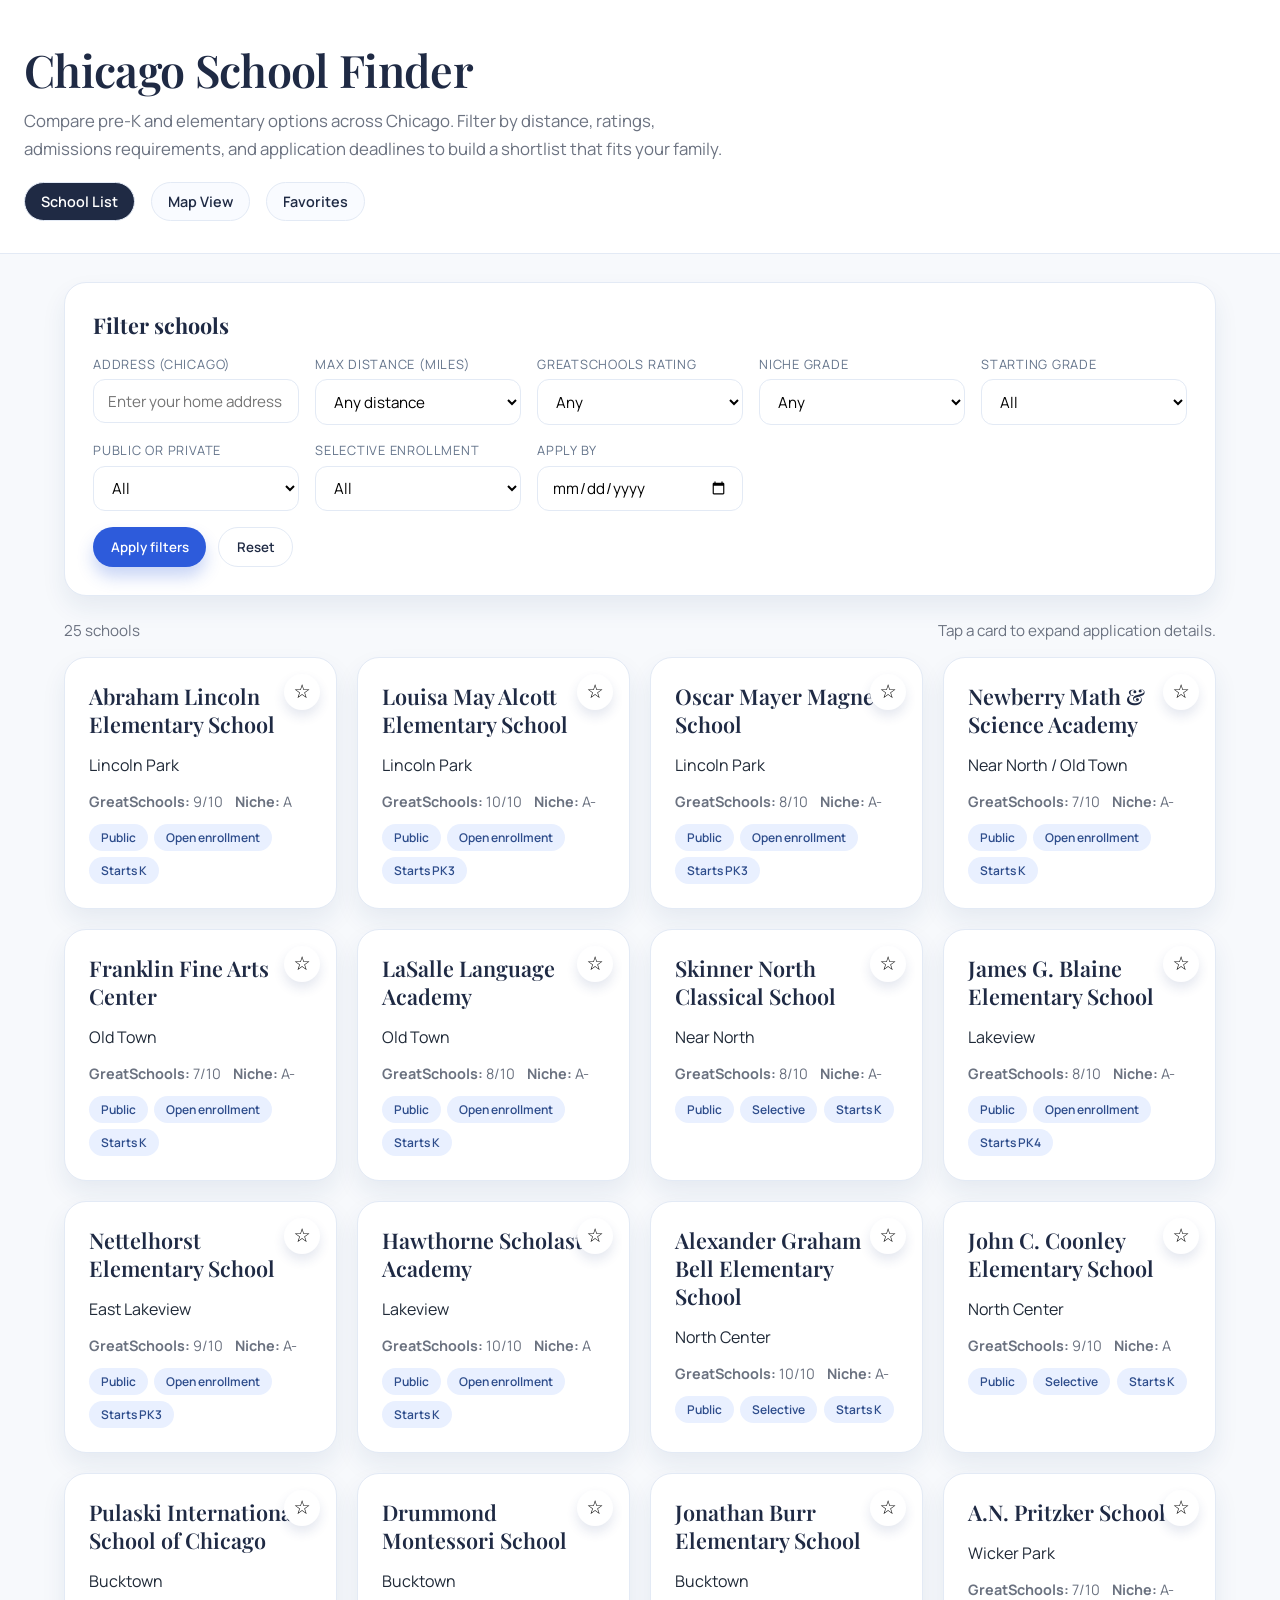
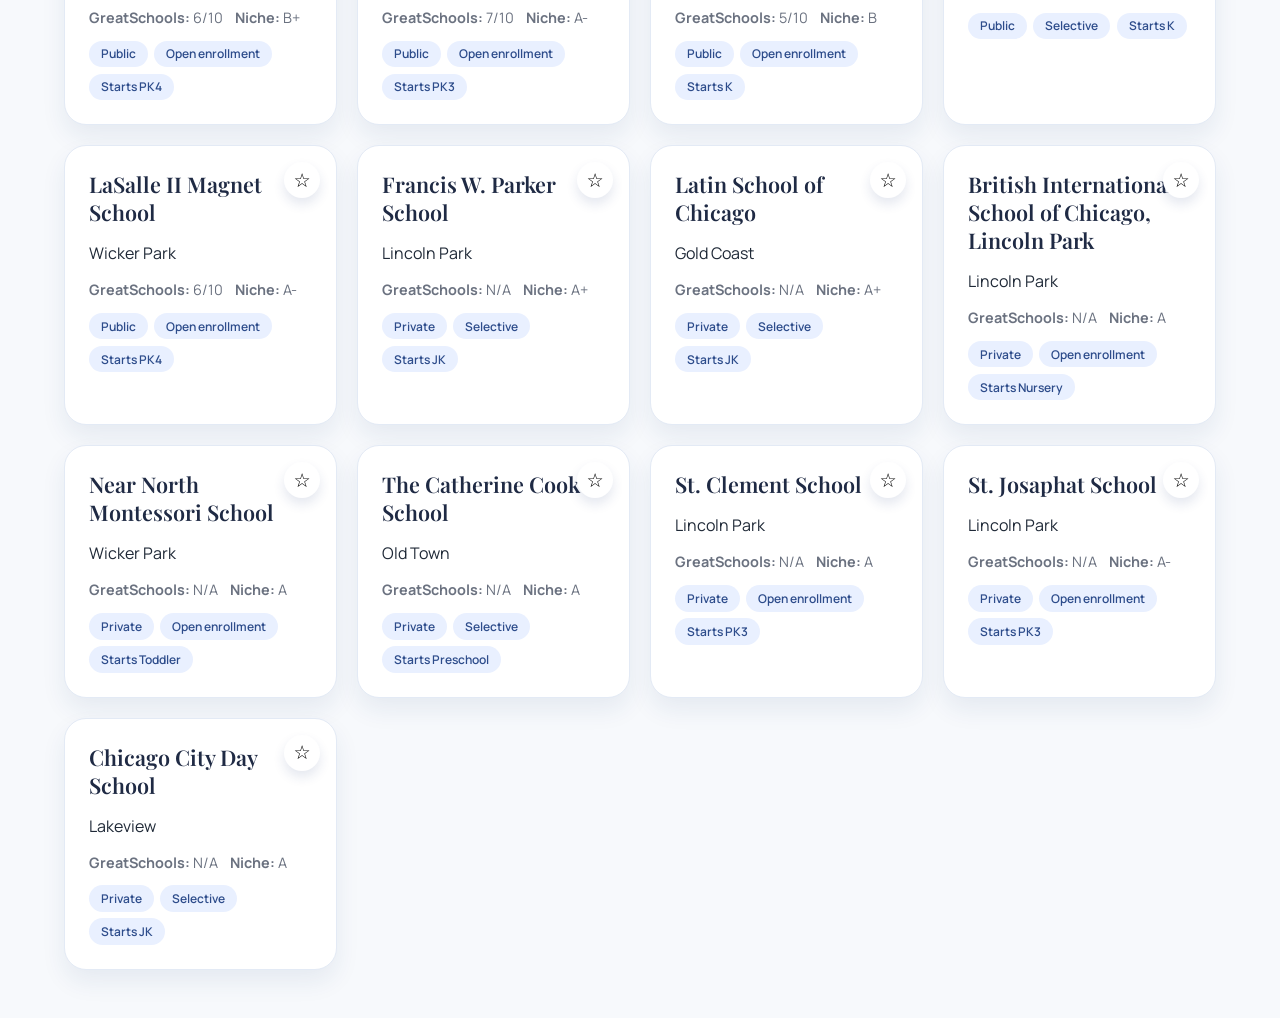
<file: index.html>
<!DOCTYPE html>
<html lang="en">
  <head>
    <meta charset="UTF-8" />
    <meta name="viewport" content="width=device-width, initial-scale=1.0" />
    <title>Chicago School Finder</title>
    <link rel="preconnect" href="https://fonts.googleapis.com" />
    <link rel="preconnect" href="https://fonts.gstatic.com" crossorigin />
    <link
      href="https://fonts.googleapis.com/css2?family=Manrope:wght@400;500;600;700&display=swap"
      rel="stylesheet"
    />
    <link
      href="https://fonts.googleapis.com/css2?family=Playfair+Display:wght@500;600&display=swap"
      rel="stylesheet"
    />
    <link rel="stylesheet" href="styles.css" />
  </head>
  <body>
    <header>
      <h1>Chicago School Finder</h1>
      <p>
        Compare pre-K and elementary options across Chicago. Filter by distance, ratings,
        admissions requirements, and application deadlines to build a shortlist that fits
        your family.
      </p>
      <nav>
        <a class="active" href="index.html">School List</a>
        <a href="map.html">Map View</a>
        <a href="favorites.html">Favorites</a>
      </nav>
    </header>

    <main>
      <section class="filters">
        <h2>Filter schools</h2>
        <form id="filter-form">
          <div class="filter-grid">
            <label>
              Address (Chicago)
              <input
                type="text"
                name="address"
                placeholder="Enter your home address"
              />
            </label>
            <label>
              Max distance (miles)
              <select name="distance">
                <option value="">Any distance</option>
                <option value="2">2 miles</option>
                <option value="5">5 miles</option>
                <option value="8">8 miles</option>
                <option value="10">10 miles</option>
              </select>
            </label>
            <label>
              GreatSchools rating
              <select name="greatSchoolsRating">
                <option value="">Any</option>
                <option value="6">6+</option>
                <option value="7">7+</option>
                <option value="8">8+</option>
                <option value="9">9+</option>
              </select>
            </label>
            <label>
              Niche grade
              <select name="nicheRating">
                <option value="">Any</option>
                <option value="A+">A+</option>
                <option value="A">A</option>
                <option value="A-">A-</option>
                <option value="B+">B+</option>
                <option value="B">B</option>
                <option value="B-">B-</option>
                <option value="C+">C+</option>
                <option value="C">C</option>
                <option value="C-">C-</option>
              </select>
            </label>
            <label>
              Starting grade
              <select name="startGrade">
                <option value="">All</option>
                <option value="preK">Pre-K (age 4)</option>
                <option value="kPlus">Elementary (age 5+)</option>
              </select>
            </label>
            <label>
              Public or private
              <select name="publicType">
                <option value="">All</option>
                <option value="Public">Public</option>
                <option value="Private">Private</option>
              </select>
            </label>
            <label>
              Selective enrollment
              <select name="selective">
                <option value="">All</option>
                <option value="true">Selective</option>
                <option value="false">Open enrollment</option>
              </select>
            </label>
            <label>
              Apply by
              <input type="date" name="deadline" />
            </label>
          </div>
          <div class="filter-actions">
            <button class="primary" type="submit">Apply filters</button>
            <button class="ghost" type="button" id="reset-button">Reset</button>
          </div>
        </form>
      </section>

      <div class="results-meta">
        <span id="results-count">0 schools</span>
        <span>Tap a card to expand application details.</span>
      </div>

      <section id="cards" class="card-grid" aria-live="polite"></section>
    </main>

    <script type="module" src="app.js"></script>
  </body>
</html>
</file>
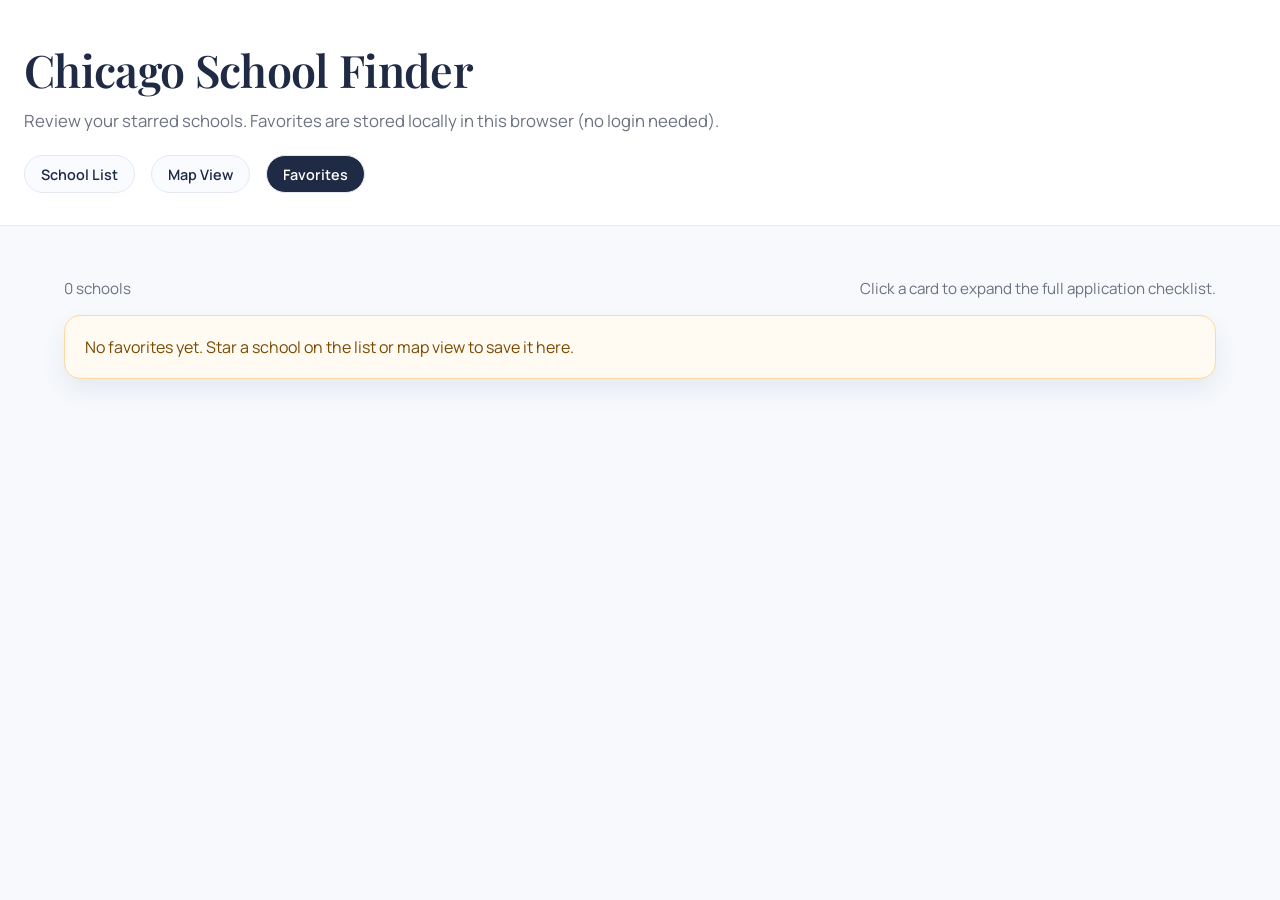
<file: favorites.html>
<!DOCTYPE html>
<html lang="en">
  <head>
    <meta charset="UTF-8" />
    <meta name="viewport" content="width=device-width, initial-scale=1.0" />
    <title>Chicago School Finder | Favorites</title>
    <link rel="preconnect" href="https://fonts.googleapis.com" />
    <link rel="preconnect" href="https://fonts.gstatic.com" crossorigin />
    <link
      href="https://fonts.googleapis.com/css2?family=Manrope:wght@400;500;600;700&display=swap"
      rel="stylesheet"
    />
    <link
      href="https://fonts.googleapis.com/css2?family=Playfair+Display:wght@500;600&display=swap"
      rel="stylesheet"
    />
    <link rel="stylesheet" href="styles.css" />
  </head>
  <body>
    <header>
      <h1>Chicago School Finder</h1>
      <p>
        Review your starred schools. Favorites are stored locally in this browser (no
        login needed).
      </p>
      <nav>
        <a href="index.html">School List</a>
        <a href="map.html">Map View</a>
        <a class="active" href="favorites.html">Favorites</a>
      </nav>
    </header>

    <main>
      <div class="results-meta">
        <span id="results-count">0 schools</span>
        <span>Click a card to expand the full application checklist.</span>
      </div>
      <section id="cards" class="card-grid" aria-live="polite"></section>
      <div id="empty-state" class="empty-state" hidden>
        No favorites yet. Star a school on the list or map view to save it here.
      </div>
    </main>

    <script type="module" src="favorites.js"></script>
  </body>
</html>
</file>
<file: styles.css>
:root {
  color-scheme: light;
  font-family: "Manrope", "Inter", "Segoe UI", system-ui, -apple-system, sans-serif;
  --serif: "Playfair Display", "Times New Roman", serif;
  --navy: #1f2a44;
  --blue: #2d5bdb;
  --light: #f5f7fb;
  --card: #ffffff;
  --text: #1f2937;
  --muted: #6b7280;
  --border: #e3eaf5;
  --accent: #7aa3ff;
  --chip: #e9f0ff;
  --shadow: 0 18px 40px rgba(30, 60, 120, 0.1);
  --soft-shadow: 0 12px 24px rgba(30, 60, 120, 0.08);
}

* {
  box-sizing: border-box;
}

body {
  margin: 0;
  background: #f7f9fc;
  color: var(--text);
}

header {
  background: #ffffff;
  color: var(--navy);
  padding: 2.5rem 1.5rem 2rem;
  border-bottom: 1px solid var(--border);
}

header h1 {
  margin: 0 0 0.5rem;
  font-size: clamp(2.2rem, 3.5vw, 3.1rem);
  letter-spacing: -0.015em;
  font-family: var(--serif);
  font-weight: 600;
}

header p {
  margin: 0;
  max-width: 720px;
  line-height: 1.65;
  font-size: 1.05rem;
  color: var(--muted);
}

nav {
  margin-top: 1.25rem;
  display: flex;
  gap: 1rem;
  flex-wrap: wrap;
}

nav a {
  color: var(--navy);
  text-decoration: none;
  border: 1px solid var(--border);
  padding: 0.55rem 1rem;
  border-radius: 999px;
  font-weight: 600;
  font-size: 0.9rem;
  background: #f9fbff;
  transition: all 0.2s ease;
}

nav a:hover {
  border-color: rgba(122, 163, 255, 0.5);
  transform: translateY(-1px);
}

nav a.active {
  background: var(--navy);
  color: #fff;
}

main {
  padding: 1.75rem 1.5rem 3rem;
  max-width: 1200px;
  margin: 0 auto;
}

.filters {
  background: #ffffff;
  border-radius: 22px;
  padding: 1.75rem;
  border: 1px solid var(--border);
  box-shadow: var(--soft-shadow);
}

.filters h2 {
  margin: 0 0 1rem;
  font-size: 1.35rem;
  color: var(--navy);
  font-family: var(--serif);
}

.filter-grid {
  display: grid;
  gap: 1rem;
  grid-template-columns: repeat(auto-fit, minmax(200px, 1fr));
}

label {
  display: flex;
  flex-direction: column;
  gap: 0.4rem;
  font-size: 0.8rem;
  color: #64748b;
  text-transform: uppercase;
  letter-spacing: 0.06em;
}

input,
select {
  padding: 0.65rem 0.85rem;
  border-radius: 12px;
  border: 1px solid var(--border);
  font-size: 0.95rem;
  font-family: inherit;
  background: #fff;
  transition: border-color 0.2s ease, box-shadow 0.2s ease;
}

input:focus,
select:focus {
  outline: none;
  border-color: rgba(58, 109, 240, 0.8);
  box-shadow: 0 0 0 3px rgba(58, 109, 240, 0.2);
}

.filter-actions {
  margin-top: 1rem;
  display: flex;
  gap: 0.75rem;
  flex-wrap: wrap;
}

button {
  border-radius: 999px;
  border: none;
  padding: 0.6rem 1.1rem;
  font-weight: 600;
  cursor: pointer;
  font-family: inherit;
  transition: transform 0.2s ease, box-shadow 0.2s ease;
}

button:hover {
  transform: translateY(-1px);
}

button.primary {
  background: var(--blue);
  color: #fff;
  box-shadow: 0 10px 16px rgba(45, 91, 219, 0.25);
}

button.ghost {
  background: #fff;
  color: var(--navy);
  border: 1px solid var(--border);
}

.results-meta {
  margin: 1.5rem 0 1rem;
  display: flex;
  justify-content: space-between;
  flex-wrap: wrap;
  gap: 0.75rem;
  color: var(--muted);
  font-size: 0.95rem;
}

.card-grid {
  display: grid;
  grid-template-columns: repeat(auto-fit, minmax(260px, 1fr));
  gap: 1.25rem;
}

.school-card {
  background: #ffffff;
  border-radius: 22px;
  padding: 1.5rem;
  border: 1px solid var(--border);
  box-shadow: var(--soft-shadow);
  cursor: pointer;
  position: relative;
  transition: transform 0.2s ease, box-shadow 0.2s ease;
}

.school-card:hover {
  transform: translateY(-4px);
  box-shadow: var(--shadow);
}

.school-card h3 {
  margin-top: 0;
  margin-bottom: 0.35rem;
  font-size: 1.35rem;
  color: var(--navy);
  font-family: var(--serif);
  font-weight: 600;
}

.tags {
  display: flex;
  flex-wrap: wrap;
  gap: 0.4rem;
  margin-top: 0.85rem;
}

.tag {
  background: var(--chip);
  color: #2d4c8b;
  padding: 0.3rem 0.75rem;
  border-radius: 999px;
  font-size: 0.75rem;
  font-weight: 600;
}

.card-details {
  margin-top: 1rem;
  display: none;
  border-top: 1px solid var(--border);
  padding-top: 1rem;
}

.school-card.expanded .card-details {
  display: block;
}

.rating-row {
  display: flex;
  flex-wrap: wrap;
  gap: 0.75rem;
  font-size: 0.9rem;
  color: var(--muted);
}

.detail-grid {
  display: grid;
  gap: 0.75rem;
  grid-template-columns: repeat(auto-fit, minmax(200px, 1fr));
}

.detail-block {
  background: #f8faff;
  padding: 0.85rem;
  border-radius: 12px;
  font-size: 0.88rem;
}

.favorite {
  position: absolute;
  top: 1rem;
  right: 1rem;
  font-size: 1.2rem;
  border: none;
  background: #ffffff;
  cursor: pointer;
  border-radius: 999px;
  width: 36px;
  height: 36px;
  display: inline-flex;
  align-items: center;
  justify-content: center;
  line-height: 1;
  box-shadow: 0 6px 12px rgba(30, 60, 120, 0.12);
}

.favorite.active {
  color: var(--accent);
}

.map-layout {
  display: grid;
  grid-template-columns: minmax(260px, 1fr) 2fr;
  gap: 1.5rem;
}

.map-panel {
  background: #ffffff;
  border-radius: 22px;
  border: 1px solid var(--border);
  padding: 1.75rem;
  min-height: 420px;
  display: flex;
  flex-direction: column;
  gap: 1rem;
  box-shadow: var(--soft-shadow);
}

.map-canvas {
  flex: 1;
  border-radius: 16px;
  position: relative;
  overflow: hidden;
  min-height: 360px;
}

.leaflet-container {
  font-family: inherit;
  border-radius: 16px;
}

.empty-state {
  background: #fffaf2;
  padding: 1.25rem;
  border-radius: 16px;
  border: 1px solid #ffd9a0;
  color: #7a4a00;
  box-shadow: var(--soft-shadow);
}

@media (max-width: 900px) {
  .map-layout {
    grid-template-columns: 1fr;
  }
}
</file>
